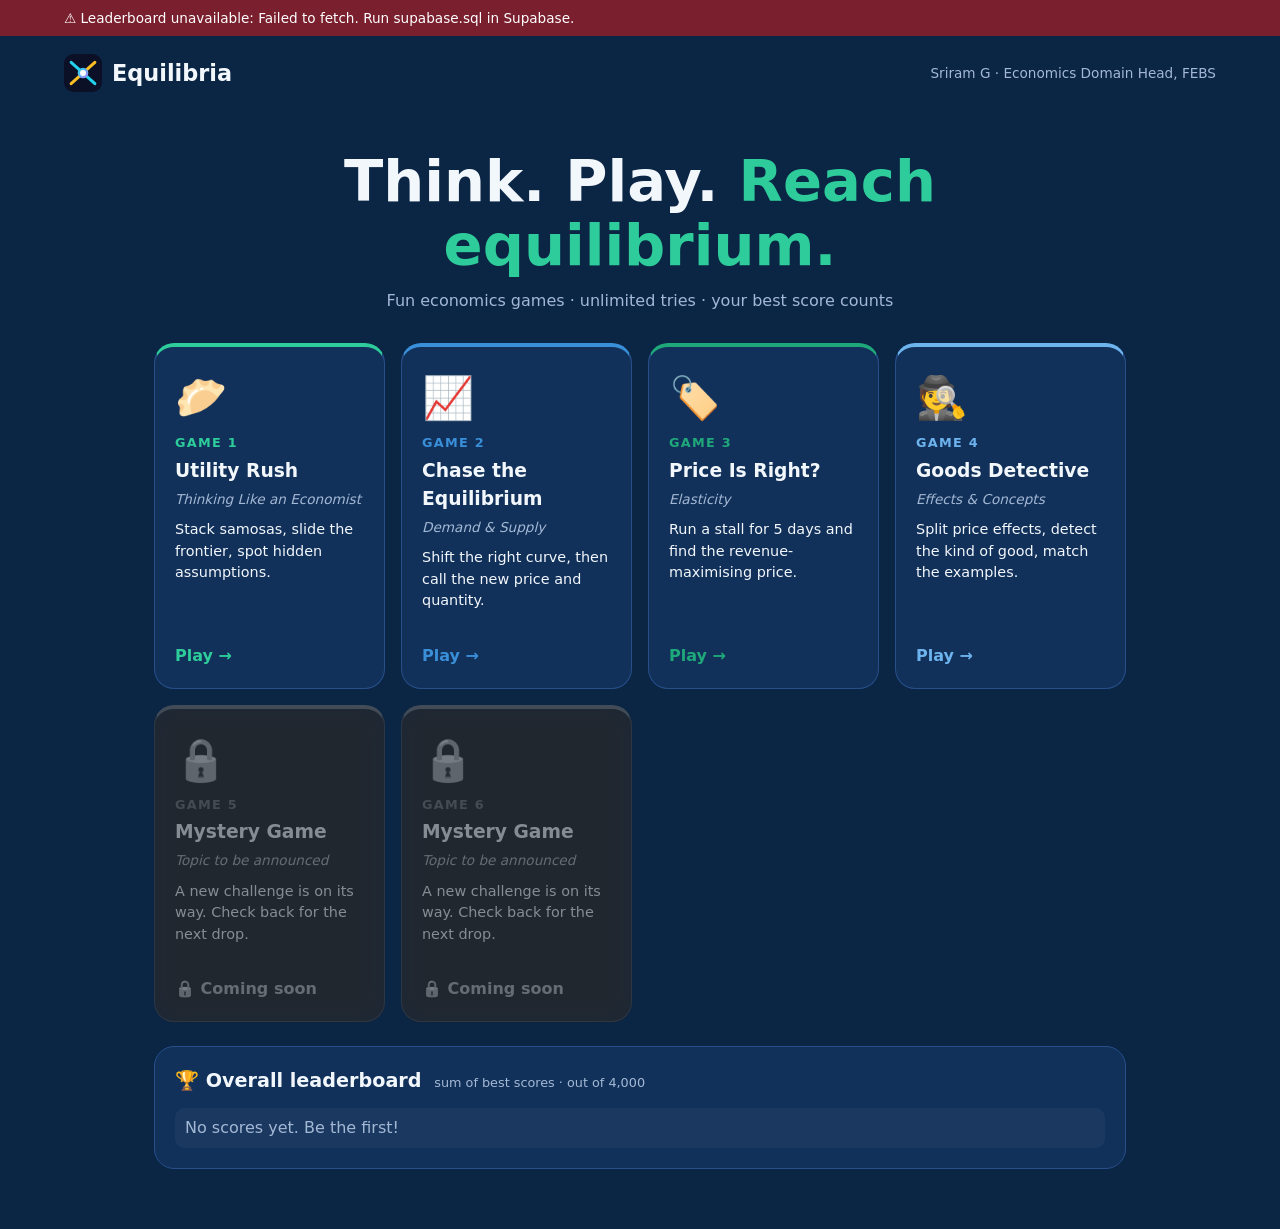
<file: index.html>
<!doctype html><html lang="en"><head><meta charset="utf-8"><meta name="viewport" content="width=device-width,initial-scale=1,viewport-fit=cover"><meta name="theme-color" content="#0b2545"><meta name="color-scheme" content="dark"><meta name="apple-mobile-web-app-capable" content="yes"><meta name="mobile-web-app-capable" content="yes"><title>Equilibria · FEBS Economics Games</title><link rel="icon" href="[data-uri]"><style>*{box-sizing:border-box;margin:0}
:root{--bg:#0b2545;--g:#12315a;--b:#27508a;--t:#f2f7fc;--m:#a3b8d4;--c:#2ecc9a;--blue:#3a8fd9;--navy:#071a33}
body{font:16px/1.5 system-ui,Segoe UI,Roboto,sans-serif;background:var(--bg);color:var(--t);min-height:100vh;overflow-x:hidden}
header{display:flex;align-items:center;justify-content:space-between;padding:18px 5vw}
.brand{display:flex;align-items:center;gap:10px;font-weight:800;font-size:1.4rem;color:var(--t);text-decoration:none}.brand img{width:38px}
.tag{color:var(--m);font-size:.85rem}
main{max-width:1100px;margin:auto;padding:0 5vw 60px}
.hero{text-align:center;padding:40px 0 30px}.hero h1{font-size:clamp(2rem,6vw,3.6rem);line-height:1.1}
.hero h1 span{color:var(--c)}.hero p{color:var(--m);margin-top:12px}
.grid{display:grid;grid-template-columns:repeat(auto-fit,minmax(230px,1fr));gap:16px;margin-bottom:24px}
.card,.panel{background:var(--g);border:1px solid var(--b);border-radius:20px;backdrop-filter:blur(14px);padding:20px}
.card{display:flex;flex-direction:column;gap:4px;text-decoration:none;color:var(--t);transition:.25s;position:relative;overflow:hidden}

.card{border-top:4px solid var(--c)}.card:hover{transform:translateY(-4px);border-color:var(--c);box-shadow:0 10px 24px -12px rgba(0,0,0,.6)}
.card>*{position:relative}.card .em{font-size:2.6rem}.card b{color:var(--c);font-size:.8rem;text-transform:uppercase;letter-spacing:.1em}
.card i{color:var(--m);font-size:.85rem}.card p{font-size:.9rem;margin:6px 0;flex:1}.bestline{color:var(--c);font-size:.85rem;min-height:1.3em}
.go{font-weight:700;color:var(--c)}
h2{font-size:1.2rem;margin-bottom:12px}h2 small{color:var(--m);font-weight:400;font-size:.8rem;margin-left:6px}
.lb{list-style:none;padding:0}.lb li{display:flex;gap:10px;padding:8px 10px;border-radius:10px;align-items:center}
.lb li:nth-child(odd){background:rgba(255,255,255,.04)}.lb .me{outline:1px solid var(--c)}
.rk{width:2rem;text-align:center}.nm{flex:1;overflow:hidden;text-overflow:ellipsis;white-space:nowrap}.sc{font-weight:800;color:var(--c)}.empty{color:var(--m)}
.back{color:var(--m);text-decoration:none;display:inline-block;margin:8px 0 14px}
.gwrap{display:grid;grid-template-columns:1fr 300px;gap:16px}@media(max-width:850px){.gwrap{grid-template-columns:1fr}}
.play{border-top:3px solid var(--c)}
.btn{background:var(--c);color:var(--navy);border:0;border-radius:12px;padding:11px 22px;font-weight:700;font-size:1rem;cursor:pointer;margin:8px 6px 0 0;transition:.2s}
.btn:hover{transform:scale(1.04);background:#4fdcae}.btn:disabled{opacity:.4;cursor:default;transform:none}.btn.ghost{background:transparent;color:var(--t);border:1px solid var(--b)}
.rnd{color:var(--c);font-size:.8rem;text-transform:uppercase;letter-spacing:.08em;margin-bottom:8px}.mut{color:var(--m);font-size:.9rem}
.intro p{color:var(--m);margin:10px 0 14px}.intro b{color:var(--t)}
.claim{font-size:1.2rem;font-weight:600;margin:10px 0 14px}
.opts{display:grid;gap:10px}.opt{background:var(--g);border:1px solid var(--b);color:var(--t);border-radius:12px;padding:12px;font-size:.95rem;cursor:pointer;text-align:left;transition:.2s}
.opt:hover,.opt.sel{border-color:var(--c);background:rgba(46,204,154,.18)}.opt.ok{background:rgba(46,204,154,.3);border-color:#2ecc9a}.opt.bad{background:rgba(229,86,109,.3);border-color:#e5566d}
.opt.sm{padding:6px 12px;display:inline-block;margin:3px}.grp{display:flex;flex-wrap:wrap;align-items:center;margin:4px 0}.grp span{width:80px;color:var(--m);font-size:.85rem}
.bar{height:8px;background:var(--g);border-radius:9px;overflow:hidden;margin-bottom:12px}.bar i{display:block;height:100%;width:100%;background:var(--c)}
.stats{display:flex;gap:12px;margin:10px 0}.stats div{flex:1;background:var(--g);border-radius:12px;padding:10px;text-align:center;font-size:.8rem;color:var(--m)}.stats b{display:block;font-size:1.5rem;color:var(--t);letter-spacing:0}
.food{font-size:2rem;min-height:3rem;word-break:break-all}.row{display:flex;flex-wrap:wrap}
.result{text-align:center}.big{font-size:4.5rem;font-weight:900;color:var(--c)}.big small{font-size:1.2rem}
input{background:rgba(7,26,51,.6);border:1px solid var(--b);color:var(--t);border-radius:10px;padding:10px;font-size:1rem;width:100%;max-width:320px;margin:10px 0}
input[type=range]{padding:0;max-width:none;accent-color:#2ecc9a}
.cv{width:100%;max-width:420px;border-radius:12px;display:block;margin:8px 0;cursor:crosshair}
svg.g{width:100%;max-width:380px;background:rgba(7,26,51,.55);border-radius:12px}
#fb{margin:10px 0;min-height:1.4em}
.legend{background:rgba(7,26,51,.55);border:1px solid var(--b);border-radius:12px;padding:10px 14px;margin:10px 0;font-size:.82rem;color:var(--m)}
.legend>b{color:var(--t);display:block;margin-bottom:4px}.legend ul{list-style:none;padding:0;display:grid;gap:3px 14px;grid-template-columns:repeat(auto-fit,minmax(210px,1fr))}.legend li b{color:var(--t)}
.rules{background:rgba(7,26,51,.45);border:1px solid var(--b);border-radius:12px;padding:12px 16px;margin:14px 0;font-size:.88rem;color:var(--m)}
.rules h4{color:var(--t);margin:12px 0 4px;font-size:.95rem}.rules h4:first-child{margin-top:0}.rules ul{padding-left:18px}.rules li{margin:3px 0}.rules b{color:var(--t)}
details.rules summary{cursor:pointer;color:var(--c);font-weight:700}
.hint{margin:8px 0;font-size:.85rem;color:var(--m)}.hint summary{cursor:pointer;color:var(--c)}
.card.locked{filter:grayscale(1);opacity:.5;cursor:not-allowed}.card.locked:hover{transform:none;box-shadow:none;border-color:var(--b)}.card.locked .go{color:var(--m)}

/* ---------- Mobile & touch ---------- */
html{-webkit-text-size-adjust:100%;touch-action:manipulation}
body{min-height:100vh;min-height:100dvh;padding-left:env(safe-area-inset-left);padding-right:env(safe-area-inset-right);padding-bottom:env(safe-area-inset-bottom);-webkit-tap-highlight-color:transparent}
button{touch-action:manipulation;-webkit-user-select:none;user-select:none;font-family:inherit}
input[type=range]{-webkit-appearance:none;appearance:none;background:transparent;width:100%;height:38px;touch-action:pan-y}
input[type=range]::-webkit-slider-runnable-track{height:8px;border-radius:9px;background:rgba(255,255,255,.22)}
input[type=range]::-webkit-slider-thumb{-webkit-appearance:none;width:28px;height:28px;border-radius:50%;background:#2ecc9a;border:3px solid #fff;margin-top:-10px;box-shadow:0 2px 8px rgba(0,0,0,.4)}
input[type=range]::-moz-range-track{height:8px;border-radius:9px;background:rgba(255,255,255,.22)}
input[type=range]::-moz-range-thumb{width:22px;height:22px;border-radius:50%;background:#2ecc9a;border:3px solid #fff}
input[type=range]:disabled{opacity:.5}
svg.g{display:block;margin:8px auto;height:auto}
.result input{display:block;margin:10px auto}
.btn,.opt{min-height:44px}
@media(hover:none){.card:hover{transform:none;box-shadow:none;border-color:var(--b)}.btn:hover{transform:none}.opt:hover:not(.sel):not(.ok):not(.bad){border-color:var(--b);background:var(--g)}}
@media(prefers-reduced-motion:reduce){@media(max-width:600px){
header{padding:12px 4vw;gap:8px;flex-wrap:wrap}.brand{font-size:1.2rem}.tag{font-size:.72rem}
main{padding:0 4vw 40px}
.hero{padding:18px 0 14px}.hero p{font-size:.9rem}
.card .em{font-size:2.1rem}.grid{gap:12px;margin-bottom:16px}
h2{font-size:1.05rem}h2 small{display:block;margin:2px 0 0}
.back{padding:10px 0;margin:0 0 6px;font-size:1rem}
.gwrap{gap:12px}
.btn{padding:13px 20px;font-size:1rem;margin:8px 6px 0 0}
.row .btn{flex:1;margin-right:0}.row{gap:8px}
.opt{padding:14px;font-size:1rem}.opts{gap:8px}
.grp{gap:6px;margin:8px 0}.grp span{width:100%;font-weight:600}.grp .opt.sm{flex:1;margin:0;padding:10px 6px;text-align:center;min-width:64px}
.claim{font-size:1.05rem;margin:8px 0 12px}
.stats{gap:8px}.stats div{padding:8px 4px;font-size:.72rem}.stats b{font-size:1.25rem}
.food{font-size:1.7rem}
.big{font-size:3.6rem}
.legend ul{grid-template-columns:1fr}
.rules{padding:10px 12px;font-size:.86rem}
.lb li{padding:10px 8px}
#ok.btn{position:sticky;bottom:calc(10px + env(safe-area-inset-bottom));width:100%;margin:10px 0 0;z-index:5;box-shadow:0 6px 24px rgba(0,0,0,.5)}
#nx.btn{width:100%;margin:10px 0 0}
input{max-width:none}
}
@media(max-width:360px){.btn{padding:12px 14px}.grp .opt.sm{min-width:56px;font-size:.9rem}.big{font-size:3rem}}
</style></head><body>

<header><a class="brand" href="#"><img src="[data-uri]" alt="" width="38" height="38">Equilibria</a><span class="tag">Sriram G · Economics Domain Head, FEBS</span></header>
<main id="app"></main>
<script>
// Supabase settings. OPEN_GAMES: how many games are playable (1-6). Raise it for weekly drops.
window.CFG={URL:'https://hhmgivitibmvvenoteiv.supabase.co',KEY:'sb_publishable_dY3kcPyEpE-S2YPfKL8wiQ_-fAXM32Q',OPEN_GAMES:4,RESET:'v1'};

const $=(s,e=document)=>e.querySelector(s),R=(a,b)=>a+Math.random()*(b-a),RI=(a,b)=>Math.floor(R(a,b+1)),sh=a=>[...a].sort(()=>Math.random()-.5);
const timers=[],every=(f,ms)=>{const i=setInterval(f,ms);timers.push(i);return i},clearTimers=()=>timers.splice(0).forEach(clearInterval);
const G={};
const grp=(id,lab,o)=>`<div class="grp" id="${id}"><span>${lab}</span>${o.map(([v,t])=>`<button class="opt sm" data-v="${v}">${t}</button>`).join('')}</div>`;
const grpInit=el=>el.querySelectorAll('.grp').forEach(g=>g.querySelectorAll('button').forEach(b=>b.onclick=()=>{g.querySelectorAll('button').forEach(x=>x.classList.remove('sel'));b.classList.add('sel')}));
const val=(el,id)=>{const b=$('#'+id+' .sel',el);return b?b.dataset.v:null};
const topScroll=el=>{const r=el.getBoundingClientRect();if(r.top<0)scrollTo({top:scrollY+r.top-70,behavior:'smooth'})};
const nextBtn=(el,f,t='Next →')=>{el.insertAdjacentHTML('beforeend',`<button class="btn" id="nx">${t}</button>`);const b=$('#nx',el);b.onclick=()=>{f();topScroll(el)};b.scrollIntoView({block:'nearest',behavior:'smooth'})};

/* ---------- GAME 1: Utility Rush ---------- */
const CL=[
['Sales rose after the ad, so the ad worked.','Nothing else that could raise sales changed (ceteris paribus)','Ads always pay for themselves','Sales can only go up'],
['Cities with more police have more crime, so police cause crime.','Police numbers do not respond to crime levels','Crime is measured in numbers','All cities are the same size'],
['Students who skip breakfast score lower, so breakfast boosts marks.','Nothing else (sleep, family income) differs between the groups','Breakfast is a normal good','Marks cannot be improved'],
['Raising the minimum wage will cut jobs, because wages are a cost.','Demand and productivity stay unchanged when wages rise','Wages are paid monthly','Firms never hire'],
['What is good for one household must be good for the whole economy.','The whole economy behaves just like one household','Households never save','Economies have no households'],
['Ice cream sales and drownings rise together, so ice cream causes drowning.','No third factor (hot weather) drives both','Ice cream is an inferior good','Swimming is free'],
['Tea price rose and tea sales also rose, so the law of demand is wrong.','Tastes, income and other prices stayed the same','Tea is always a Giffen good','Sales equal price']];
G[1]={intro:'<h3>3 rounds · 1000 pts</h3><p><b>1 · Samosa Stack (400)</b> Eat to raise total utility, then bank before marginal utility turns negative. The hidden curve changes every try.<br><b>2 · Six-Hour Frontier (300)</b> Split 6 hours between study and gaming to meet each scenario.<br><b>3 · Spot the Assumption (300)</b> Tap the buried assumption. Faster is better.</p>',
play(el,done){let s1=0,s2=0;
const foods=sh([['🥟','Samosa'],['🍕','Pizza slice'],['🍦','Ice cream'],['🍜','Noodles']]).slice(0,3);let fi=0;
const food=()=>{const [em,nm]=foods[fi],u0=RI(24,40),d=R(3,6.5),mu=[];for(let i=0;i<14;i++)mu.push(Math.round(u0-d*i+R(-1.5,1.5)));
let c=0,bt=1;mu.forEach(m=>{c+=m;bt=Math.max(bt,c)});let k=0,tot=0;
const ui=()=>{el.innerHTML=`<div class="rnd">Round 1 · food ${fi+1}/3</div><div class="food">${em.repeat(Math.min(k,12))||'🍽️'}</div><h3>${nm}</h3><div class="stats"><div>Eaten<b>${k}</b></div><div>Total utility<b>${tot}</b></div><div>Last marginal<b>${k?mu[k-1]:'—'}</b></div></div><div class="row"><button class="btn" id="eat" ${k>=14?'disabled':''}>Eat one</button><button class="btn ghost" id="bank">Bank it</button></div>`;
$('#eat',el).onclick=()=>{tot+=mu[k];k++;ui()};$('#bank',el).onclick=()=>{s1+=400/3*Math.max(0,tot)/bt;fi++;fi<3?food():r2()}};ui()};
const r2=()=>{const S=sh([['📝 Surprise test tomorrow! Study at least 5 hours.',(s,g)=>s>=5],['🎮 Gaming tournament tonight! Game at least 4 hours.',(s,g)=>g>=4],['⚖️ House rule: neither activity may exceed the other by more than 1 hour.',(s,g)=>Math.abs(s-g)<=1],['📚 Exam in 2 days: study at least 3 hours, game at most 3.',(s,g)=>s>=3&&g<=3]]).slice(0,3);let i=0;
const sc=()=>{if(i>=3){r3();return}el.innerHTML=`<div class="rnd">Round 2 · frontier ${i+1}/3</div><div class="claim">${S[i][0]}</div><p class="mut">You have 6 hours. Using all of them puts you <b>on</b> the frontier.</p>Study: <b id="sv">3</b>h <input type="range" id="s" min="0" max="6" value="3"><br>Gaming: <b id="gv">3</b>h <input type="range" id="g" min="0" max="6" value="3"><div id="fb"></div><button class="btn" id="ok">Lock in</button>`;
const up=()=>{$('#sv',el).textContent=$('#s',el).value;$('#gv',el).textContent=$('#g',el).value};$('#s',el).oninput=$('#g',el).oninput=up;
$('#ok',el).onclick=function(){const s=+$('#s',el).value,g=+$('#g',el).value,on=s+g==6,goal=S[i][1](s,g);s2+=100*(.5*on+.5*goal);this.remove();$('#fb',el).innerHTML=(on?'✅ On the frontier. ':s+g<6?'⚠️ Inside the frontier (wasted time). ':'🚫 Beyond the frontier (impossible). ')+(goal?'✅ Goal met.':'❌ Goal missed.');i++;nextBtn(el,sc)};};sc()};
const r3=()=>{const cs=sh(CL).slice(0,6);let i=0,s3=0;const nx=()=>{if(i>=6){done(s1+s2+s3);return}const [q,ok,...bad]=cs[i],T=12000,t0=Date.now();
el.innerHTML=`<div class="rnd">Round 3 · ${i+1}/6 · tap the hidden assumption</div><div class="claim">“${q}”</div><div class="bar"><i id="bar"></i></div><div class="opts">${sh([ok,...bad]).map(o=>`<button class="opt">${o}</button>`).join('')}</div>`;
let over=false;const iv=every(()=>{const l=Math.max(0,1-(Date.now()-t0)/T);const b=$('#bar',el);if(b)b.style.width=l*100+'%';if(l<=0&&!over){over=true;clearInterval(iv);i++;nx()}},100);
el.querySelectorAll('.opt').forEach(b=>b.onclick=()=>{if(over)return;over=true;clearInterval(iv);const l=Math.max(0,1-(Date.now()-t0)/T),good=b.textContent==ok;if(good)s3+=25+25*l;b.classList.add(good?'ok':'bad');i++;setTimeout(nx,700)})};nx()};
food()}};

/* ---------- GAME 2: Chase the Equilibrium ---------- */
const LV=[[300,[['Incomes rise (pizza is a normal good)',1,0],['A viral trend makes pizza fashionable',1,0],['Cheese prices jump',0,-1],['New ovens make baking cheaper and faster',0,1],['A health scare turns people off pizza',-1,0],['A failed wheat harvest makes flour costly',0,-1],['A new college brings thousands of extra buyers',1,0]],6],
[350,[['The price of pizza itself falls',0,0],['Incomes rise, but the good is an inferior good (instant noodles)',-1,0],['Buyers expect pizza prices to rise next month',1,0],['The price of pizza itself rises',0,0],['Price of burgers (a substitute) falls',-1,0],['Sellers expect higher prices next month and hold stock back',0,-1],['A per-unit tax is imposed on sellers',0,-1]],6],
[350,[['Pizza turns fashionable AND ovens improve',1,1],['Incomes rise AND cheese costs surge',1,-1],['Health scare AND new technology',-1,1],['Fad fades AND flour costs soar',-1,-1],['Tastes improve AND input costs fall',1,1],['Incomes fall AND sellers face a tax',-1,-1]],5]];
const gsvg=(dd,ds,rev)=>{const sd=dd*40,ss=ds*40,D=o=>`x1="40" y1="${40-o*2/3}" x2="280" y2="${40+(240-o)*2/3}"`,S=o=>`x1="40" y1="${200+o*2/3}" x2="280" y2="${200-(240-o)*2/3}"`,ex=160+(sd+ss)/2,ey=40+(ex-40-sd)*2/3;
return `<svg class="g" viewBox="0 0 320 240"><defs><clipPath id="cp"><rect x="40" y="20" width="250" height="200"/></clipPath></defs><path d="M40 20V220H290" stroke="#93a0cf" fill="none"/><text x="292" y="226" fill="#93a0cf" font-size="11">Q</text><text x="28" y="16" fill="#93a0cf" font-size="11">P</text><g clip-path="url(#cp)" stroke-width="3" stroke-linecap="round"><line ${D(0)} stroke="#2ecc9a" ${rev?'stroke-dasharray="5 5" opacity=".4"':''}/><line ${S(0)} stroke="#4aa3f0" ${rev?'stroke-dasharray="5 5" opacity=".4"':''}/>${rev?`<line ${D(sd)} stroke="#2ecc9a"/><line ${S(ss)} stroke="#4aa3f0"/>`:''}</g><text x="250" y="190" fill="#2ecc9a" font-size="12">D</text><text x="250" y="60" fill="#4aa3f0" font-size="12">S</text><circle cx="160" cy="120" r="4" fill="#fff" opacity=".6"/>${rev?`<circle cx="${ex}" cy="${ey}" r="7" fill="#ffffff" stroke="#2ecc9a" stroke-width="2"/>`:''}</svg>`};
G[2]={intro:'<h3>3 levels · 1000 pts</h3><p>An event hits the pizza market. Choose whether <b>demand</b> and <b>supply</b> shift left, right, or not at all (a price change is only a <i>movement</i>), then call the new <b>price</b> and <b>quantity</b>. Use <b>?</b> when the effect is ambiguous and <b>—</b> for no change. Speed earns a bonus on perfect calls.</p>',
play(el,done){let s=0,li=0,ei=0;const pools=LV.map(l=>sh(l[1]));
const w=x=>x>0?'shifts right':x<0?'shifts left':'does not shift',sym=x=>x==1?'rises':x==-1?'falls':x=='x'?'is ambiguous':'is unchanged';
const nx=()=>{if(ei>=LV[li][2]){li++;ei=0}if(li>=3){done(s);return}ev()};
const ev=()=>{const [txt,dD,dS]=pools[li][ei],base=LV[li][0]/LV[li][2],t0=Date.now(),sg=[[-1,'← Left'],[0,'No shift'],[1,'Right →']],pq=[[1,'↑'],[-1,'↓'],['x','?'],[0,'—']];
el.innerHTML=`<div class="rnd">Level ${li+1} · event ${ei+1}/${LV[li][2]} · score ${Math.round(s)}</div><div class="claim">${txt}</div><div id="gr">${gsvg(0,0,0)}</div>${LEGEND}${grp('gd','Demand',sg)}${grp('gs','Supply',sg)}${grp('gp','Price',pq)}${grp('gq','Quantity',pq)}<div id="fb"></div><button class="btn" id="ok">Lock in</button>`;grpInit(el);
$('#ok',el).onclick=function(){const a=['gd','gs','gp','gq'].map(i=>val(el,i));if(a.includes(null)){$('#fb',el).textContent='Pick an answer in every row.';return}
const pe=(!dD&&!dS)?0:(dD*-dS<0?'x':Math.sign(dD-dS)),qe=(!dD&&!dS)?0:(dD*dS<0?'x':Math.sign(dD+dS));
const c=[dD,dS,pe,qe].filter((e,i)=>String(e)==a[i]).length;s+=base*(.75*c/4+(c==4?.25*Math.max(0,1-(Date.now()-t0)/20000):0));
$('#gr',el).innerHTML=gsvg(dD,dS,1);$('#fb',el).innerHTML=`${c==4?'✅ Perfect!':'❌ '+c+'/4 right.'} Demand ${w(dD)}, supply ${w(dS)}; price ${sym(pe)}, quantity ${sym(qe)}.`;this.remove();ei++;nextBtn(el,nx)}};
nx()}};

/* ---------- GAME 3: Price Is Right? ---------- */
G[3]={intro:'<h3>5 days · 1000 pts</h3><p>Each day you sell one product with a <b>hidden</b> demand. You get <b>3 test sales</b> to learn how buyers react, then <b>commit</b> a price. Each day scores your revenue against the best possible. Some days the market changes under you.</p>',
play(el,done){const PR=[['🧂','Salt','An everyday essential.',60,200,6],['👟','Designer shoes','A luxury item.',9000,80,.6],null,['🍕','Pizza','A rival pizzeria just cut its prices by 20%!',500,150,.8,.85,.7],['🍅','Tomatoes','Bumper harvest: the market is flooded with supply!',60,200,3,.6,1.4]];
PR[2]=sh([['📱','Phone charger','Mystery product. No hints today.',800,120,2],['🍚','Rice','Mystery product. No hints today.',90,250,4.5],['🎧','Earbuds','Mystery product. No hints today.',3000,90,.7]])[0];let d=0,tot=0;
const day=()=>{if(d>=5){done(tot);return}const [em,nm,note,p,q,k,pf=1,qf=1]=PR[d],Pm=p*R(.88,1.12)*pf,Qm=q*R(.88,1.12)*qf,ref=Math.round(p*pf/2),Qf=x=>Math.max(0,Qm*(1-Math.pow(x/Pm,k)));
let best=1;for(let x=1;x<Pm;x+=Pm/300)best=Math.max(best,x*Qf(x));let left=3,log=[];
el.innerHTML=`<div class="rnd">Day ${d+1}/5 · score ${Math.round(tot)}</div><div class="food">${em}</div><h3>${nm}</h3><p class="mut">${note} Last week's price: ₹${ref}</p><div>Price: <b>₹<span id="pv">${ref}</span></b></div><input type="range" id="pr" min="${Math.round(ref*.25)}" max="${Math.round(ref*2.4)}" step="${Math.max(1,Math.round(ref/100))}" value="${ref}"><div class="row"><button class="btn ghost" id="test">Test sale (3 left)</button><button class="btn" id="com">Commit price</button></div><div id="log" class="mut"></div><div id="fb"></div>`;
$('#pr',el).oninput=()=>$('#pv',el).textContent=$('#pr',el).value;
$('#test',el).onclick=function(){const P=+$('#pr',el).value,n=Math.round(Qf(P)*(1+R(-.04,.04)));log.push(`₹${P} → ${n} sold (₹${P*n})`);left--;this.textContent=`Test sale (${left} left)`;if(!left)this.disabled=true;$('#log',el).innerHTML=log.join('<br>')};
$('#com',el).onclick=function(){const P=+$('#pr',el).value,rv=P*Math.round(Qf(P)),r=Math.min(1,rv/best),pts=200*r*r;tot+=pts;this.remove();$('#test',el).remove();$('#pr',el).disabled=true;$('#fb',el).innerHTML=`Revenue ₹${Math.round(rv)} · best possible ₹${Math.round(best)} · <b>${Math.round(r*100)}%</b> → +${Math.round(pts)} pts`;d++;nextBtn(el,day,d>=5?'Finish':'Next day →')}};day()}};

/* ---------- GAME 4: Goods Detective ---------- */
const EXP={normal:'Income up → buy more; price up → buy less.',inferior:'Income up → buy LESS; price up → buy less.',giffen:'Income up → buy less; price up → buy MORE (income effect beats substitution).',veblen:'Income up → buy more; price up → buy MORE (status good).'};
const DET=[['normal','Fresh fruit','kg'],['normal','Cinema tickets','tickets'],['inferior','Cheap instant noodles','packs'],['inferior','Third-class train tickets','trips'],['giffen','Staple rice (very poor household)','kg'],['giffen','Cheap bread (very poor household)','loaves'],['veblen','Luxury designer watch','units'],['veblen','Premium perfume','bottles']];
const MT=[['Pepsi and Coke','Substitutes'],['Tea and coffee','Substitutes'],['Cars and petrol','Complements'],['A phone and its charger','Complements'],['Salt and shoes','Independent goods'],['Rice, salt and medicines','Necessity'],['Foreign holidays and jewellery','Luxury'],['Street lighting','Public good'],['National defence','Public good'],['A samosa','Private good'],['A cable TV subscription','Club good'],['Fish in the open sea','Common resource']];
const sg=n=>(n>0?'+':n<0?'−':'')+Math.abs(n);
const quiz=(el,title,items,pts,fast,after,top,last)=>{let i=0,s=0;const nx=()=>{if(i>=items.length){after(s);return}const it=items[i],t0=Date.now();
el.innerHTML=`<div class="rnd">${title} · ${i+1}/${items.length}</div>${top||''}<div class="claim">${it.q}</div><div class="opts">${sh(it.o).map(o=>`<button class="opt">${o}</button>`).join('')}</div><div id="fb"></div>`;
el.querySelectorAll('.opt').forEach(b=>b.onclick=()=>{const g=b.textContent==it.ok;el.querySelectorAll('.opt').forEach(x=>{x.onclick=null;if(x.textContent==it.ok)x.classList.add('ok')});if(g)s+=pts+fast*Math.max(0,1-(Date.now()-t0)/10000);else b.classList.add('bad');
$('#fb',el).innerHTML=(g?'✅ Correct! ':'❌ Not quite. ')+it.why;i++;nextBtn(el,nx,i>=items.length?(last||'Continue →'):'Next →')})};nx()};
const mkA=()=>[0,1,2,0,2].map(t=>{
if(t==0){const x=RI(1,4),y=RI(1,3),P=x+y,c=[...new Set([P+x,P,x,y+2,-y].filter(v=>v!=y))].slice(0,3);return{q:`The samosa price falls. The <b>price effect</b> is ${sg(P)} samosas and the <b>substitution effect</b> is ${sg(x)}. What is the <b>income effect</b>?`,o:[y,...c].map(sg),ok:sg(y),why:`Income effect = price effect − substitution effect = ${P} − ${x} = ${sg(y)}.`}}
if(t==1){const x=RI(1,4),y=RI(1,3),P=x+y,c=[...new Set([x-y,y,x,P+1,P+2].filter(v=>v!=P))].slice(0,3);return{q:`The samosa price falls. The <b>substitution effect</b> is ${sg(x)} and the <b>income effect</b> is ${sg(y)}. What is the total <b>price effect</b>?`,o:[P,...c].map(sg),ok:sg(P),why:`Price effect = substitution effect + income effect = ${x} + ${y} = ${sg(P)}.`}}
const k=RI(0,2),x=RI(2,4),y=k==0?RI(1,3):k==1?-RI(1,x-1):-RI(x+1,x+3),ans=k==0?'Normal good':k==1?'Inferior (but ordinary) good':'Giffen good';
return{q:`A price falls. The <b>substitution effect</b> is ${sg(x)} and the <b>income effect</b> is ${sg(y)}. What kind of good is it?`,o:['Normal good','Inferior (but ordinary) good','Giffen good'],ok:ans,why:k==0?'Income effect is positive, so a normal good.':k==1?'Income effect is negative (inferior), but smaller than substitution, so quantity still rises: the law of demand holds.':'Income effect is negative AND bigger than substitution, so total quantity falls when price falls. That is a Giffen good.'}});
const mkB=()=>{const by={};sh(DET).forEach(d=>by[d[0]]=by[d[0]]||d);const four=Object.values(by),rest=sh(DET).filter(d=>!four.includes(d));return sh([...four,rest[0]]).map(([ty,nm,un])=>{const q=RI(8,20),f=()=>R(1.25,1.5),dn=()=>R(.65,.8),inc=ty=='normal'||ty=='veblen'?1:-1,pr=ty=='normal'||ty=='inferior'?-1:1,ch=(v,d)=>Math.max(1,Math.round(v*(d>0?f():dn())));
return{q:`${nm}<div class="stats"><div>Income +25%<b>${q}→${ch(q,inc)}</b>${un}</div><div>Price +20%<b>${q}→${ch(q,pr)}</b>${un}</div></div>Which kind of good is this?`,o:['Normal good','Inferior good','Giffen good','Veblen good'],ok:ty[0].toUpperCase()+ty.slice(1)+' good',why:EXP[ty]}})};
const HINT='<details class="hint"><summary>💡 Need a hint? (no penalty)</summary><div class="legend"><ul><li><b>Normal:</b> income ↑ buy ↑ · price ↑ buy ↓</li><li><b>Inferior:</b> income ↑ buy ↓ · price ↑ buy ↓</li><li><b>Giffen:</b> income ↑ buy ↓ · price ↑ buy ↑</li><li><b>Veblen:</b> income ↑ buy ↑ · price ↑ buy ↑</li></ul></div></details>';
const mkC=()=>{const L=[...new Set(MT.map(m=>m[1]))];return sh(MT).slice(0,6).map(([n,t])=>({q:`<b>${n}</b><br><span class="mut">Which category fits best?</span>`,o:[t,...sh(L.filter(l=>l!=t)).slice(0,3)],ok:t,why:`${n} → <b>${t}</b>.`}))};
G[4]={intro:'<h3>3 quick rounds · 1000 pts</h3><p><b>A · Effect Splitter (300)</b> Do the sums: price effect = substitution + income.<br><b>B · Goods Detective (400)</b> Read the clues and name the kind of good.<br><b>C · Match the Good (300)</b> Match everyday examples to their category.</p>',
play(el,done){quiz(el,'Round A · Effect Splitter',mkA(),60,0,a=>quiz(el,'Round B · Goods Detective',mkB(),60,20,b=>quiz(el,'Round C · Match the Good',mkC(),40,10,c=>done(a+b+c),'','Finish'),HINT),'<div class="legend"><b>Remember</b>Price effect = Substitution effect + Income effect. For a price <i>fall</i>, substitution is always <b>+</b>.</div>')}};

const LEGEND=`<div class="legend"><b>🔎 Symbol guide</b><ul><li><b style="color:#2ecc9a">D</b> = demand curve (buyers)</li><li><b style="color:#4aa3f0">S</b> = supply curve (sellers)</li><li>⚪ White dot = old equilibrium</li><li>⚪ Bright dot with green ring = new equilibrium (shown after you lock in)</li><li>Dashed lines = the original curves</li><li><b>P</b> = price · <b>Q</b> = quantity</li><li><b>← Left</b> = curve shifts left (decrease)</li><li><b>Right →</b> = curve shifts right (increase)</li><li><b>No shift</b> = curve stays where it is</li><li><b>↑</b> = rises · <b>↓</b> = falls</li><li><b>?</b> = ambiguous (depends on which shift is bigger)</li><li><b>—</b> = no change</li></ul></div>`;

G[1].rules=`<h4>General</h4><ul><li>Three rounds, <b>1000 points</b> in total. Unlimited tries: your <b>best</b> score counts, and a faster time breaks ties.</li></ul>
<h4>Round 1 · Samosa Stack (400 pts)</h4><ul><li>You get 3 foods, each worth up to about 133 pts.</li><li>Tap <b>Eat one</b> to eat another unit. Each unit adds <b>marginal utility</b> (extra satisfaction). It starts high, falls with every unit, and eventually turns <b>negative</b>.</li><li><b>Total utility</b> is the running sum of all marginal utilities. Tap <b>Bank it</b> to lock it in.</li><li>Your score = your banked total ÷ the best total possible. Bank just before marginal utility goes negative for full marks.</li><li>You can eat at most 14 units. The hidden curve is random every time.</li></ul>
<h4>Round 2 · Six-Hour Frontier (300 pts)</h4><ul><li>3 scenarios, 100 pts each. You have <b>6 hours</b> to split between studying and gaming.</li><li><b>50 pts</b> for being exactly on the frontier (study + gaming = 6). Less than 6 wastes time; more than 6 is impossible.</li><li><b>50 pts</b> for meeting the scenario's goal.</li></ul>
<h4>Round 3 · Spot the Assumption (300 pts)</h4><ul><li>6 claims, <b>12 seconds</b> each (watch the bar). Tap the hidden assumption that the claim relies on.</li><li>Correct: 25 pts + up to 25 speed bonus (more time left = more bonus). Wrong or timed out: 0.</li></ul>`;

G[2].rules=`<h4>Goal</h4><ul><li>The pizza market starts in equilibrium. An event hits. Decide how <b>demand</b> and <b>supply</b> move, then what happens to the <b>price</b> and <b>quantity</b>.</li><li>You must answer all four rows before you can lock in.</li></ul>
<h4>Thinking tools</h4><ul><li><b>Demand shifts</b> because of income, tastes, prices of related goods, expectations or number of buyers.</li><li><b>Supply shifts</b> because of input costs, technology, taxes, expectations or number of sellers.</li><li>A change in the good's <b>own price</b> is only a <i>movement along</i> a curve, so nothing shifts and the equilibrium stays put.</li><li>Only demand moves right: P↑ Q↑. Only supply moves right: P↓ Q↑. (Left shifts flip the arrows.)</li><li>If <b>both</b> curves shift in the same direction, <b>price</b> is <b>?</b> (ambiguous) and quantity moves that way. If they shift in opposite directions, <b>quantity</b> is <b>?</b> and price follows demand.</li></ul>
<h4>Scoring (1000 pts)</h4><ul><li>Level 1: 6 events, 300 pts. Level 2: 6 events, 350 pts. Level 3: 5 events with two things happening at once, 350 pts.</li><li>Each event's points are split over the 4 answers: <b>75%</b> for accuracy (equal share per correct row).</li><li>The other <b>25%</b> is a speed bonus, earned only if all 4 are right, fading to zero over 20 seconds.</li></ul>${LEGEND}`;

G[3].rules=`<h4>Goal</h4><ul><li>Run a stall for <b>5 days</b>. Each day you sell one product whose demand is hidden. Find the price that earns the <b>most revenue</b> (price × units sold).</li></ul>
<h4>Each day</h4><ul><li>Use the slider to set a price. You have <b>3 free test sales</b>: each shows how many units would sell at that price (with about ±4% noise).</li><li>When ready, tap <b>Commit price</b>. You cannot change it afterwards.</li><li>Day 3 is a mystery product. Days 4 and 5 are <b>market shocks</b> (a rival price cut, a flooded market), so yesterday's instincts may not apply.</li></ul>
<h4>Scoring (1000 pts)</h4><ul><li>Each day is worth up to 200 pts: <b>200 × (your revenue ÷ best possible revenue)²</b>. Being close to the best matters a lot.</li><li>Tip: if sales barely drop when you raise the price (inelastic), go higher. If sales drop a lot (elastic), go lower. The best price is where demand is about unit-elastic.</li></ul>`;

G[4].rules=`<h4>General</h4><ul><li>Three short rounds, <b>1000 pts</b> in total. Tap an answer to see the explanation, then continue. Unlimited tries; your best score counts and a faster time breaks ties.</li></ul>
<h4>Round A · Effect Splitter (300 pts)</h4><ul><li>5 questions, 60 pts each, no time pressure.</li><li>Use <b>Price effect = Substitution effect + Income effect</b>. Find the missing piece, the total, or the type of good.</li><li>For a price <i>fall</i> the substitution effect is always <b>+</b>. A negative income effect means an inferior good. If that negative effect is bigger than the substitution effect, it is a Giffen good.</li></ul>
<h4>Round B · Goods Detective (400 pts)</h4><ul><li>5 mystery goods. Look at how quantity bought changes when <b>income rises 25%</b> and when <b>price rises 20%</b>, then pick: Normal, Inferior, Giffen or Veblen.</li><li>Each is worth 60 pts + up to 20 for speed (full bonus at once, fading over 10 s). Open the 💡 hint for a cheat-sheet; it costs nothing.</li></ul>
<h4>Round C · Match the Good (300 pts)</h4><ul><li>6 everyday examples. Pick the best category (substitutes, complements, independent goods, necessity, luxury, public, private, club good or common resource).</li><li>Each is worth 40 pts + up to 10 for speed (fading over 10 s).</li></ul>`;

const app=$('#app'),H={apikey:CFG.KEY,'Content-Type':'application/json'};
const GAMES=[
{t:'Utility Rush',s:'Thinking Like an Economist',e:'🥟',c:'#2ecc9a',d:'Stack samosas, slide the frontier, spot hidden assumptions.'},
{t:'Chase the Equilibrium',s:'Demand & Supply',e:'📈',c:'#3a8fd9',d:'Shift the right curve, then call the new price and quantity.'},
{t:'Price Is Right?',s:'Elasticity',e:'🏷️',c:'#1fa97a',d:'Run a stall for 5 days and find the revenue-maximising price.'},
{t:'Goods Detective',s:'Effects & Concepts',e:'🕵️',c:'#6db4ee',d:'Split price effects, detect the kind of good, match the examples.'},
{t:'Mystery Game',s:'Topic to be announced',e:'🔒',c:'#5b7799',d:'A new challenge is on its way. Check back for the next drop.'},
{t:'Mystery Game',s:'Topic to be announced',e:'🔒',c:'#5b7799',d:'A new challenge is on its way. Check back for the next drop.'}];
let rows=[],cur=0;
const esc=s=>String(s).replace(/[&<>"']/g,c=>({'&':'&amp;','<':'&lt;','>':'&gt;','"':'&quot;',"'":'&#39;'}[c]));
async function load(){try{const r=await fetch(CFG.URL+'/rest/v1/scores?select=name,game,score,time_ms,created_at&limit=5000',{headers:{apikey:CFG.KEY}});const j=await r.json();if(!Array.isArray(j))throw (j.message||r.status);rows=j;note('')}catch(e){note('⚠️ Leaderboard unavailable: '+(e.message||e)+'. Run supabase.sql in Supabase.')}draw()}
function note(t){let n=$('#note');if(!n){n=document.createElement('div');n.id='note';n.style.cssText='background:#7a1f2e;color:#fff;padding:8px 5vw;font-size:.85rem';document.body.prepend(n)}n.textContent=t;n.style.display=t?'block':'none'}
function board(g){const m={};rows.forEach(r=>{if(g&&r.game!=g)return;const k=r.name.toLowerCase()+'|'+r.game,o=m[k];if(!o||r.score>o.score||(r.score==o.score&&r.time_ms<o.time_ms))m[k]=r});
const b=Object.values(m);if(g)return b.map(r=>({name:r.name,score:r.score,time:r.time_ms,at:r.created_at})).sort((a,c)=>c.score-a.score||a.time-c.time||a.at.localeCompare(c.at));
const t={};b.forEach(r=>{const k=r.name.toLowerCase();t[k]=t[k]||{name:r.name,score:0,time:0};t[k].score+=r.score;t[k].time+=r.time_ms});return Object.values(t).sort((a,c)=>c.score-a.score||a.time-c.time)}
function lb(g,n){const me=(localStorage.eq_name||'').toLowerCase();return `<ol class="lb">${board(g).slice(0,n).map((r,i)=>`<li class="${r.name.toLowerCase()==me?'me':''}"><span class="rk">${['🥇','🥈','🥉'][i]||i+1}</span><span class="nm">${esc(r.name)}</span><span class="sc">${r.score}</span></li>`).join('')||'<li class="empty">No scores yet. Be the first!</li>'}</ol>`}
function draw(){const a=$('#lbHome');if(a)a.innerHTML=lb(0,15);const b=$('#lb');if(b)b.innerHTML=lb(cur,15);document.querySelectorAll('.bestline').forEach(e=>{const v=localStorage['eq_best_'+e.dataset.g];e.textContent=v?'Your best: '+v:''})}
function home(){cur=0;app.innerHTML=`<section class="hero"><h1>Think. Play. <span>Reach equilibrium.</span></h1><p>Fun economics games · unlimited tries · your best score counts</p></section>
<section class="grid">${GAMES.map((g,i)=>{const n=i+1,ok=n<=CFG.OPEN_GAMES;return `<${ok?'a':'div'} class="card${ok?'':' locked'}" style="--c:${g.c}" ${ok?'href="#g'+n+'"':''}><div class="em">${g.e}</div><b>Game ${n}</b><h3>${g.t}</h3><i>${g.s}</i><p>${g.d}</p><div class="bestline" data-g="${n}"></div><span class="go">${ok?'Play →':'🔒 Coming soon'}</span></${ok?'a':'div'}>`}).join('')}</section>
<section class="panel"><h2>🏆 Overall leaderboard <small>sum of best scores · out of 4,000</small></h2><div id="lbHome"></div></section>`;draw()}
function game(n){cur=n;const g=GAMES[n-1];app.innerHTML=`<a class="back" href="#">← All games</a><div class="gwrap"><section class="panel play" style="--c:${g.c}"><h2>${g.e} ${g.t} <small>${g.s}</small></h2><div id="stage"></div><details class="rules"><summary>📖 Rules (open any time)</summary>${G[n].rules}</details></section><aside class="panel"><h2>🏆 ${g.t} <small>best scores</small></h2><div id="lb"></div></aside></div>`;draw();run(n)}
function run(n){clearTimers();const st=$('#stage'),g=G[n];st.innerHTML=`<div class="intro">${g.intro}<div class="rules"><h4>📖 Detailed rules</h4>${g.rules}</div><button id="go" class="btn">Start</button></div>`;$('#go').onclick=()=>{const t0=Date.now();st.innerHTML='';g.play(st,sc=>finish(n,sc,Date.now()-t0));topScroll(st)}}
const grade=s=>s>=900?'🏅 Brilliant!':s>=700?'🔥 Strong run':s>=450?'👍 Solid, try to beat it':'🌱 Keep practising';
function finish(n,sc,ms){clearTimers();sc=Math.round(Math.max(0,Math.min(1000,sc)));const k='eq_best_'+n;if(sc>(+localStorage[k]||0))localStorage[k]=sc;
$('#stage').innerHTML=`<div class="result"><div class="big">${sc}<small>/1000</small></div><p>${grade(sc)}</p><p class="mut">Time ${(ms/1000).toFixed(1)}s · only your best attempt counts</p><input id="nm" maxlength="24" placeholder="Your name (shown on leaderboard)" value="${esc(localStorage.eq_name||'')}"><div class="row" style="justify-content:center"><button id="sub" class="btn">Submit score</button><button id="again" class="btn ghost">Play again</button></div><p id="msg" class="mut"></p></div>`;
topScroll($('#stage'));$('#again').onclick=()=>{run(n);topScroll($('#stage'))};
$('#sub').onclick=async()=>{const nm=$('#nm').value.trim();if(!nm){$('#msg').textContent='Enter a name first.';return}localStorage.eq_name=nm;$('#sub').disabled=true;
try{const r=await fetch(CFG.URL+'/rest/v1/scores',{method:'POST',headers:{...H,Prefer:'return=minimal'},body:JSON.stringify({name:nm,game:n,score:sc,time_ms:ms})});if(!r.ok)throw new Error(r.status+' '+(await r.text()));$('#msg').textContent='✅ Submitted! It shows on the leaderboard if it is your best.';$('#sub').remove();load()}catch(e){$('#msg').textContent='Could not submit: '+e.message;$('#sub').disabled=false}}}
function route(){clearTimers();scrollTo(0,0);const m=/^#g([1-6])$/.exec(location.hash);m&&+m[1]<=CFG.OPEN_GAMES?game(+m[1]):home()}
// Change CFG.RESET (e.g. 'v2') to wipe every player's saved 'Your best' scores on their next visit.
try{if(localStorage.eq_reset!==CFG.RESET){Object.keys(localStorage).filter(k=>k.startsWith('eq_best_')).forEach(k=>localStorage.removeItem(k));localStorage.eq_reset=CFG.RESET}}catch(e){}
onhashchange=route;route();load();setInterval(load,15000);

</script></body></html>
</file>
